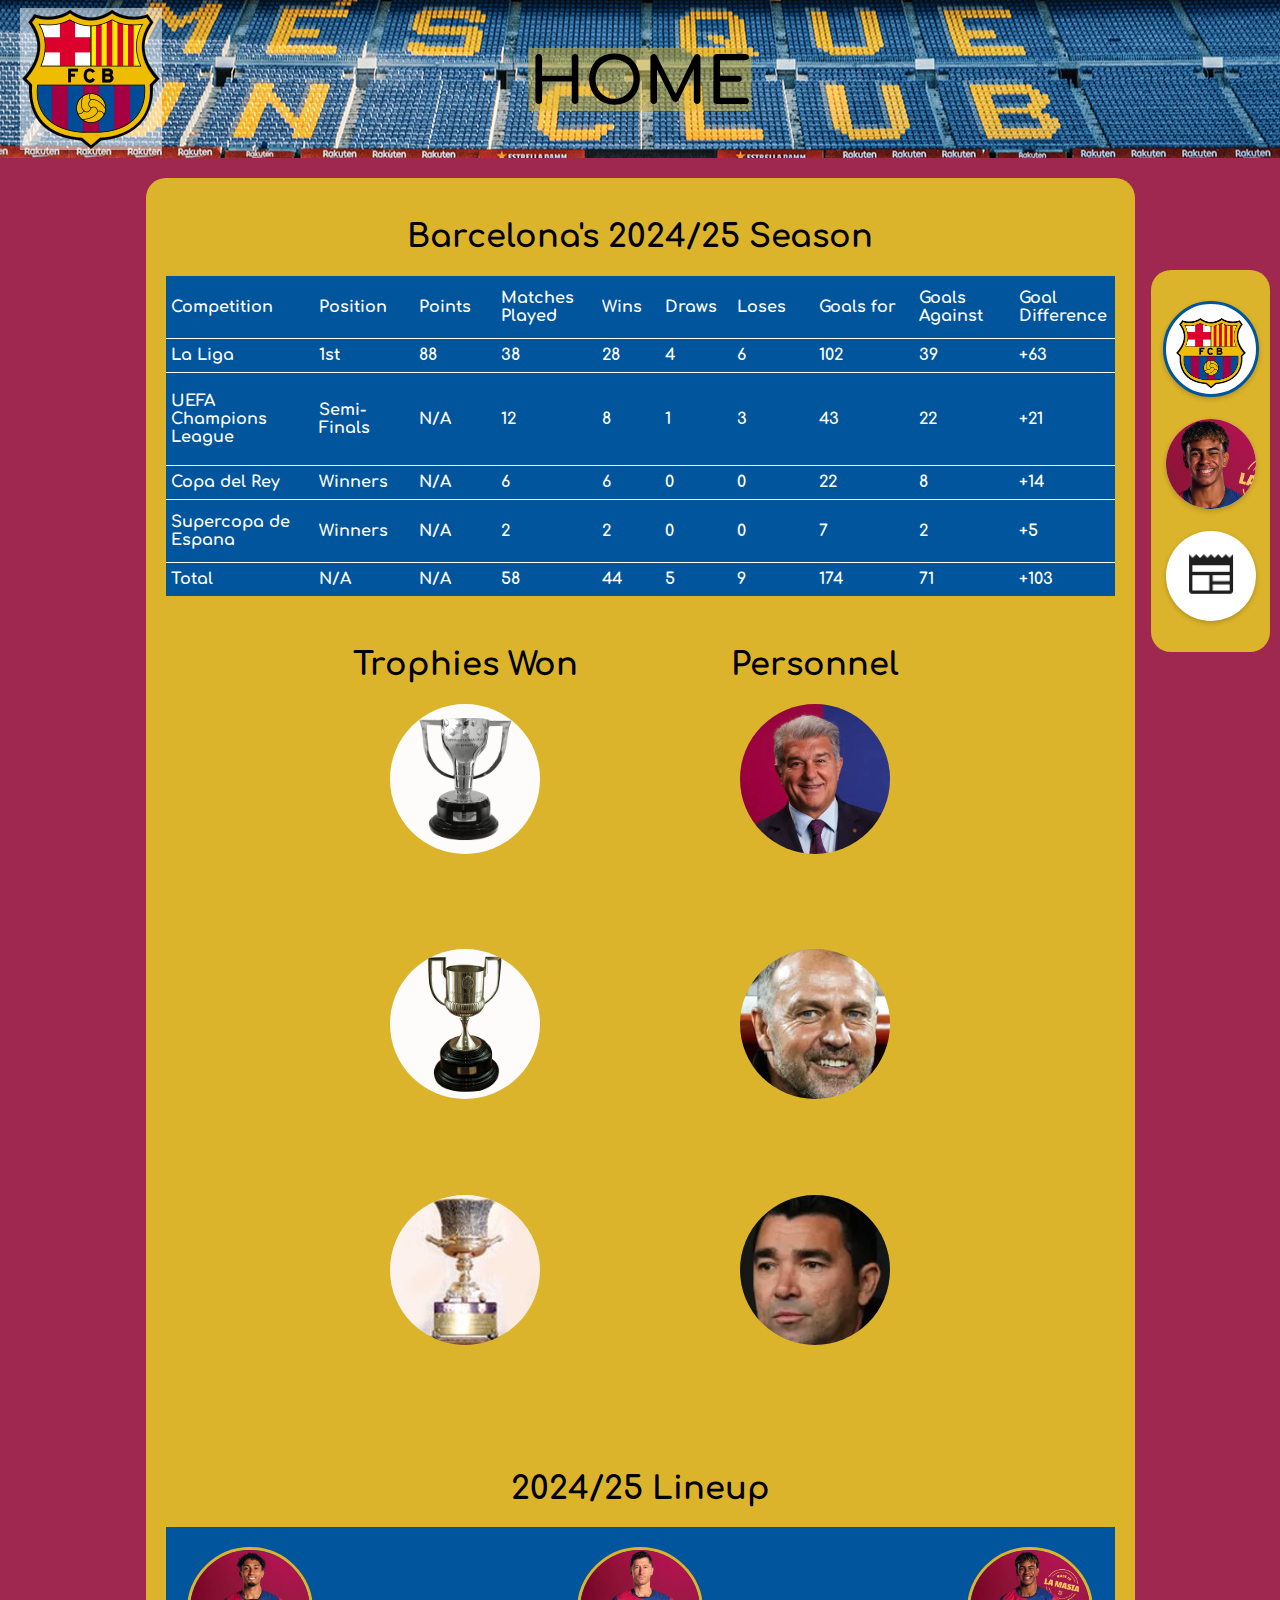
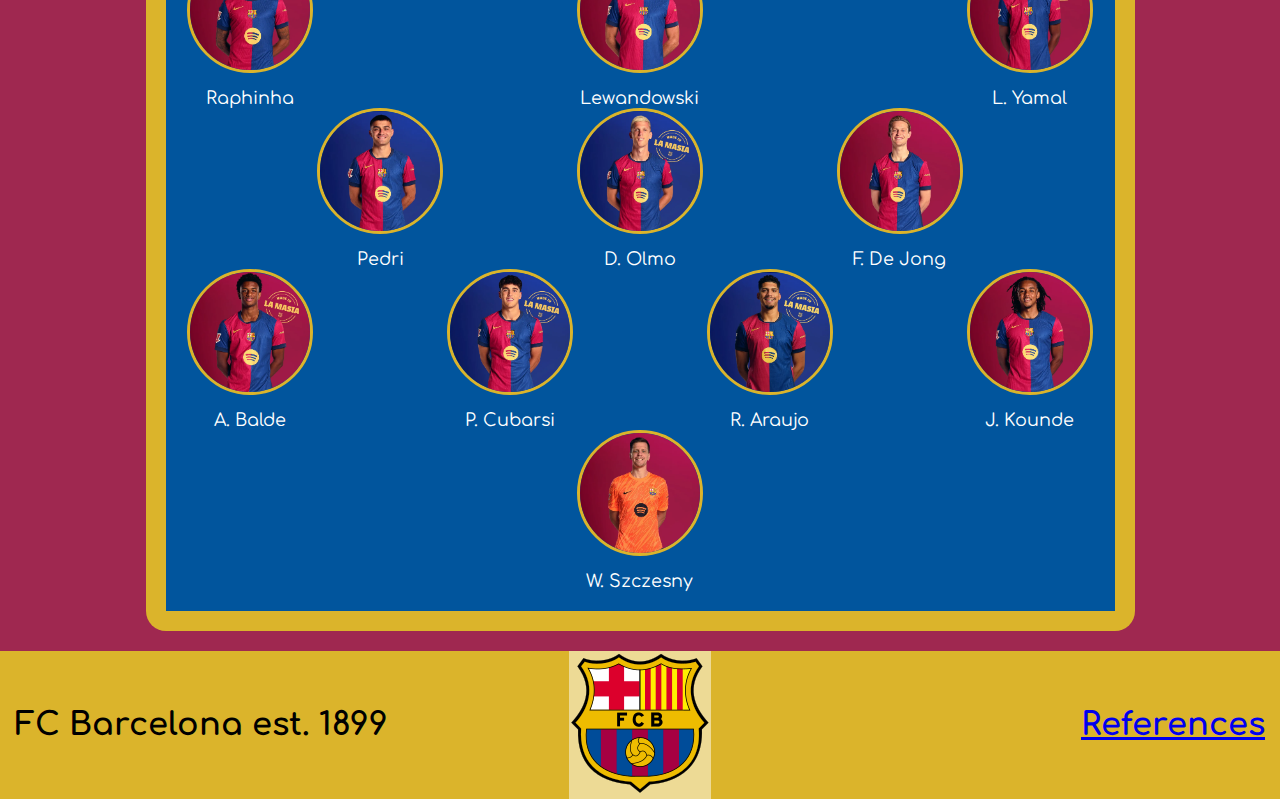
<file: index.html>
<!doctype html>
<html lang="em">
<head>
<meta charset="utf-8">
<meta name="viewport" content="width=device-width">
<title>Barcelona's 2024/25 Season</title>
<link href="style.css" rel="stylesheet" />
</head>
<body>
    <header>
        <div class="box">
            <img src="images/FC_Barcelona_Logo.png">
        </div>
        <h1 class="title">HOME</h1>
    </header>
    <nav>
        <div class="active">   
            <a href="index.html"><img src="images/FC_Barcelona_Logo.png"></a>
        </div>
        <div>
            <a href="content.html"><img src="images/Lamine.webp"></a>
        </div>
        <div>
            <a href="news.html"><img src="images/NewsIcon.png"></a>
        </div>
    </nav>
    <main>
        <h1>Barcelona's 2024/25 Season</h1>
        <table>
            <tr>
                <th>Competition</th>
                <th>Position</th>
                <th>Points</th>
                <th>Matches Played</th>
                <th>Wins</th>
                <th>Draws</th>
                <th>Loses</th>
                <th>Goals for</th>
                <th>Goals Against</th>
                <th>Goal Difference</th>
            </tr>
            <tr>
                <th>La Liga</th>
                <th>1st</th>
                <th>88</th>
                <th>38</th>
                <th>28</th>
                <th>4</th>
                <th>6</th>
                <th>102</th>
                <th>39</th>
                <th>+63</th>
            </tr>
            <tr>
                <th>UEFA Champions League</th>
                <th>Semi-Finals</th>
                <th>N/A</th>
                <th>12</th>
                <th>8</th>
                <th>1</th>
                <th>3</th>
                <th>43</th>
                <th>22</th>
                <th>+21</th>
            </tr>
            <tr>
                <th>Copa del Rey</th>
                <th>Winners</th>
                <th>N/A</th>
                <th>6</th>
                <th>6</th>
                <th>0</th>
                <th>0</th>
                <th>22</th>
                <th>8</th>
                <th>+14</th>
            </tr>
            <tr>
                <th>Supercopa de Espana</th>
                <th>Winners</th>
                <th>N/A</th>
                <th>2</th>
                <th>2</th>
                <th>0</th>
                <th>0</th>
                <th>7</th>
                <th>2</th>
                <th>+5</th>
            </tr>
            <tr>
                <th>Total</th>
                <th>N/A</th>
                <th>N/A</th>
                <th>58</th>
                <th>44</th>
                <th>5</th>
                <th>9</th>
                <th>174</th>
                <th>71</th>
                <th>+103</th>
            </tr>
        </table>
        <div class="two-column-section">
            <div class="column">
                <div class="trophy">
                    <h1>Trophies Won</h1>
                    <div class="circular-item">
                        <img src="images/la-liga.png">
                        <p>The club's 28th La Liga</p>
                    </div>
                    <div class="circular-item">
                        <img src="images/Copa.png">
                        <p>Club's 32nd Copa del Rey</p>
                    </div>
                    <div class="circular-item">
                        <img src="images/Supercopa.jpg">
                        <p>The club's 15th Supercopa</p>
                    </div>
                </div>
            </div>
    
             <div class="column">
                <div class="staff">
                    <h1>Personnel</h1>
                    <div class="circular-item">
                        <img src="images/Laporta.webp">
                        <p>President Joan Laporta</p>
                    </div>
                    <div class="circular-item">
                        <img src="images/hansi.webp">
                        <p>Head Coach Hansi Flick</p>
                    </div>
                    <div class="circular-item">
                        <img src="images/deco.webp">
                        <p>Sporting Director Deco</p>
                    </div>
                </div>
            </div>
        </div>
        <h1>2024/25 Lineup</h1>
        <div class="lineup">
            <div class="p1">
                <img src="images/Raphinha.webp">
                <p>Raphinha</p>                
            </div>
            <div class="p2">
                <img src="images/Lewandowski.webp">
                <p>Lewandowski</p>
            </div>
            <div class="p3">
                <img src="images/Lamine.webp">
                <p>L. Yamal</p>
            </div>          
            <div class="p4">
                <img src="images/Pedri.webp">
                <p>Pedri</p>
            </div>
            <div class="p5">
                <img src="images/Olmo.webp">
                <p>D. Olmo</p>
            </div>
            <div class="p6">
                <img src="images/De_Jong.webp">
                <p>F. De Jong</p>
            </div>
            <div class="p7">
                <img src="images/Balde.webp">
                <p>A. Balde</p>
            </div>
            <div class="p8">
                <img src="images/Cubarsi.webp">
                <p>P. Cubarsi</p>
            </div>
            <div class="p9">
                <img src="images/Araujo.webp">
                <p>R. Araujo</p>
            </div>
            <div class="p10">
                <img src="images/Kounde.webp">
                <p>J. Kounde</p>
            </div>
            <div class="p11">
                <img src="images/Szczesny.webp">
                <p>W. Szczesny</p>
            </div>
        </div>
    </main>
    <footer>
        <h1>FC Barcelona est. 1899</h1>
        <div class="fbox">
            <img src="images/FC_Barcelona_Logo.png">
        </div>
        <a href="references.html"><h1>References</h1></a>
    </footer>
</body>
</html>
</file>
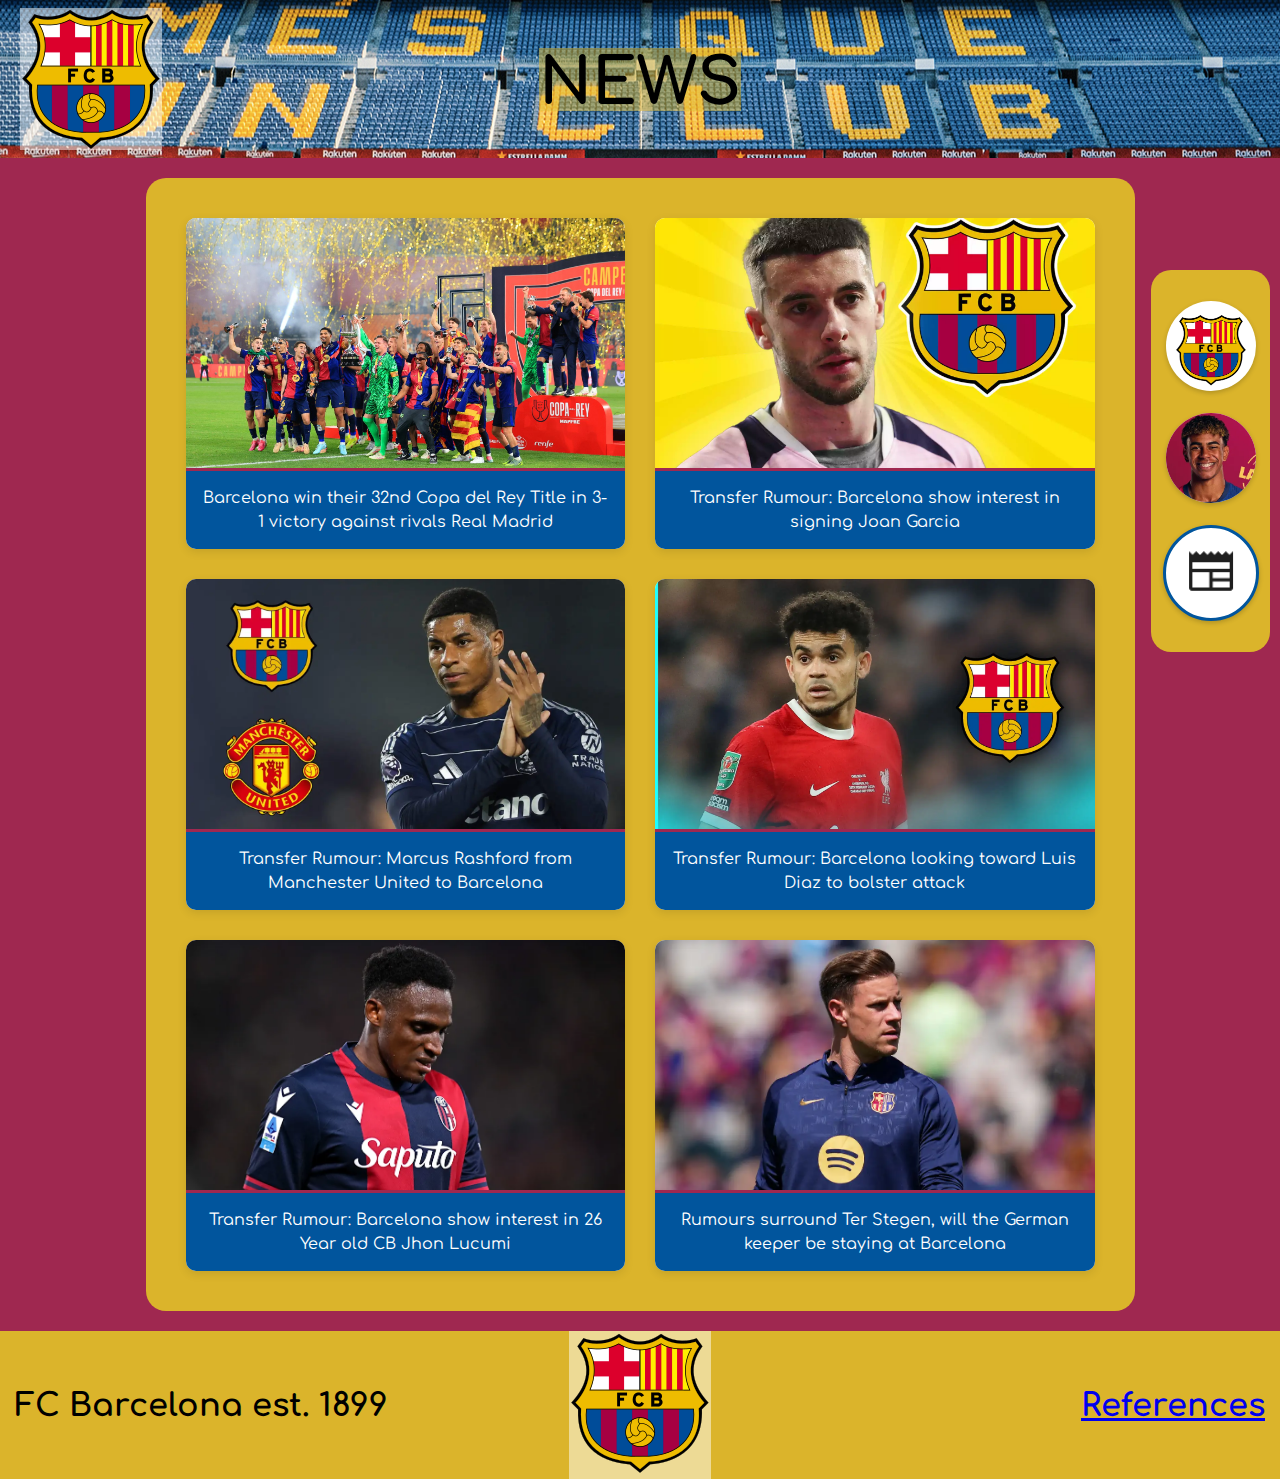
<file: news.html>
<!doctype html>
<html lang="em">
<head>
<meta charset="utf-8">
<meta name="viewport" content="width=device-width">
<title>Barcelona's 2024/25 Season</title>
<link href="style.css" rel="stylesheet" />
</head>
<body>
    <header>
        <div class="box">
            <img src="images/FC_Barcelona_Logo.png">
        </div>
        <h1 class="title">NEWS</h1>
    </header>
    <nav>
        <div>   
            <a href="index.html"><img src="images/FC_Barcelona_Logo.png"></a>
        </div>
        <div>
            <a href="content.html"><img src="images/Lamine.webp"></a>
        </div>
        <div class="active">
            <a href="news.html"><img src="images/NewsIcon.png"></a>
        </div>
    </nav>
    <main>
        <div class="news">
            <div class="article">
                <img src="images/BarcelonaWinners.jpg">
                <div class="story">
                    <p>Barcelona win their 32nd Copa del Rey Title in 3-1 victory against rivals Real Madrid</p>
                </div>
            </div>
            <div class="article">
                <img src="images/Gk.webp">
                <div class="story">
                    <p>Transfer Rumour: Barcelona show interest in signing Joan Garcia</p>
                </div>
            </div>
            <div class="article">
                <img src="images/Rashford.webp">
                <div class="story">
                    <p>Transfer Rumour: Marcus Rashford from Manchester United to Barcelona</p>
                </div>
            </div>
            <div class="article">
                <img src="images/Diaz.webp">
                <div class="story">
                    <p>Transfer Rumour: Barcelona looking toward Luis Diaz to bolster attack</p>
                </div>
            </div>
            <div class="article">
                <img src="images/lucumi.webp">
                <div class="story">
                    <p>Transfer Rumour: Barcelona show interest in 26 Year old CB Jhon Lucumi</p>
                </div>
            </div>
            <div class="article">
                <img src="images/Stay.webp">
                <div class="story">
                    <p>Rumours surround Ter Stegen, will the German keeper be staying at Barcelona</p>
                </div>
            </div>
        </div>
    </main>
    <footer>
        <h1>FC Barcelona est. 1899</h1>
        <div class="fbox">
            <img src="images/FC_Barcelona_Logo.png">
        </div>
        <a href="references.html"><h1>References</h1></a>
    </footer>
</body>
</html>
</file>
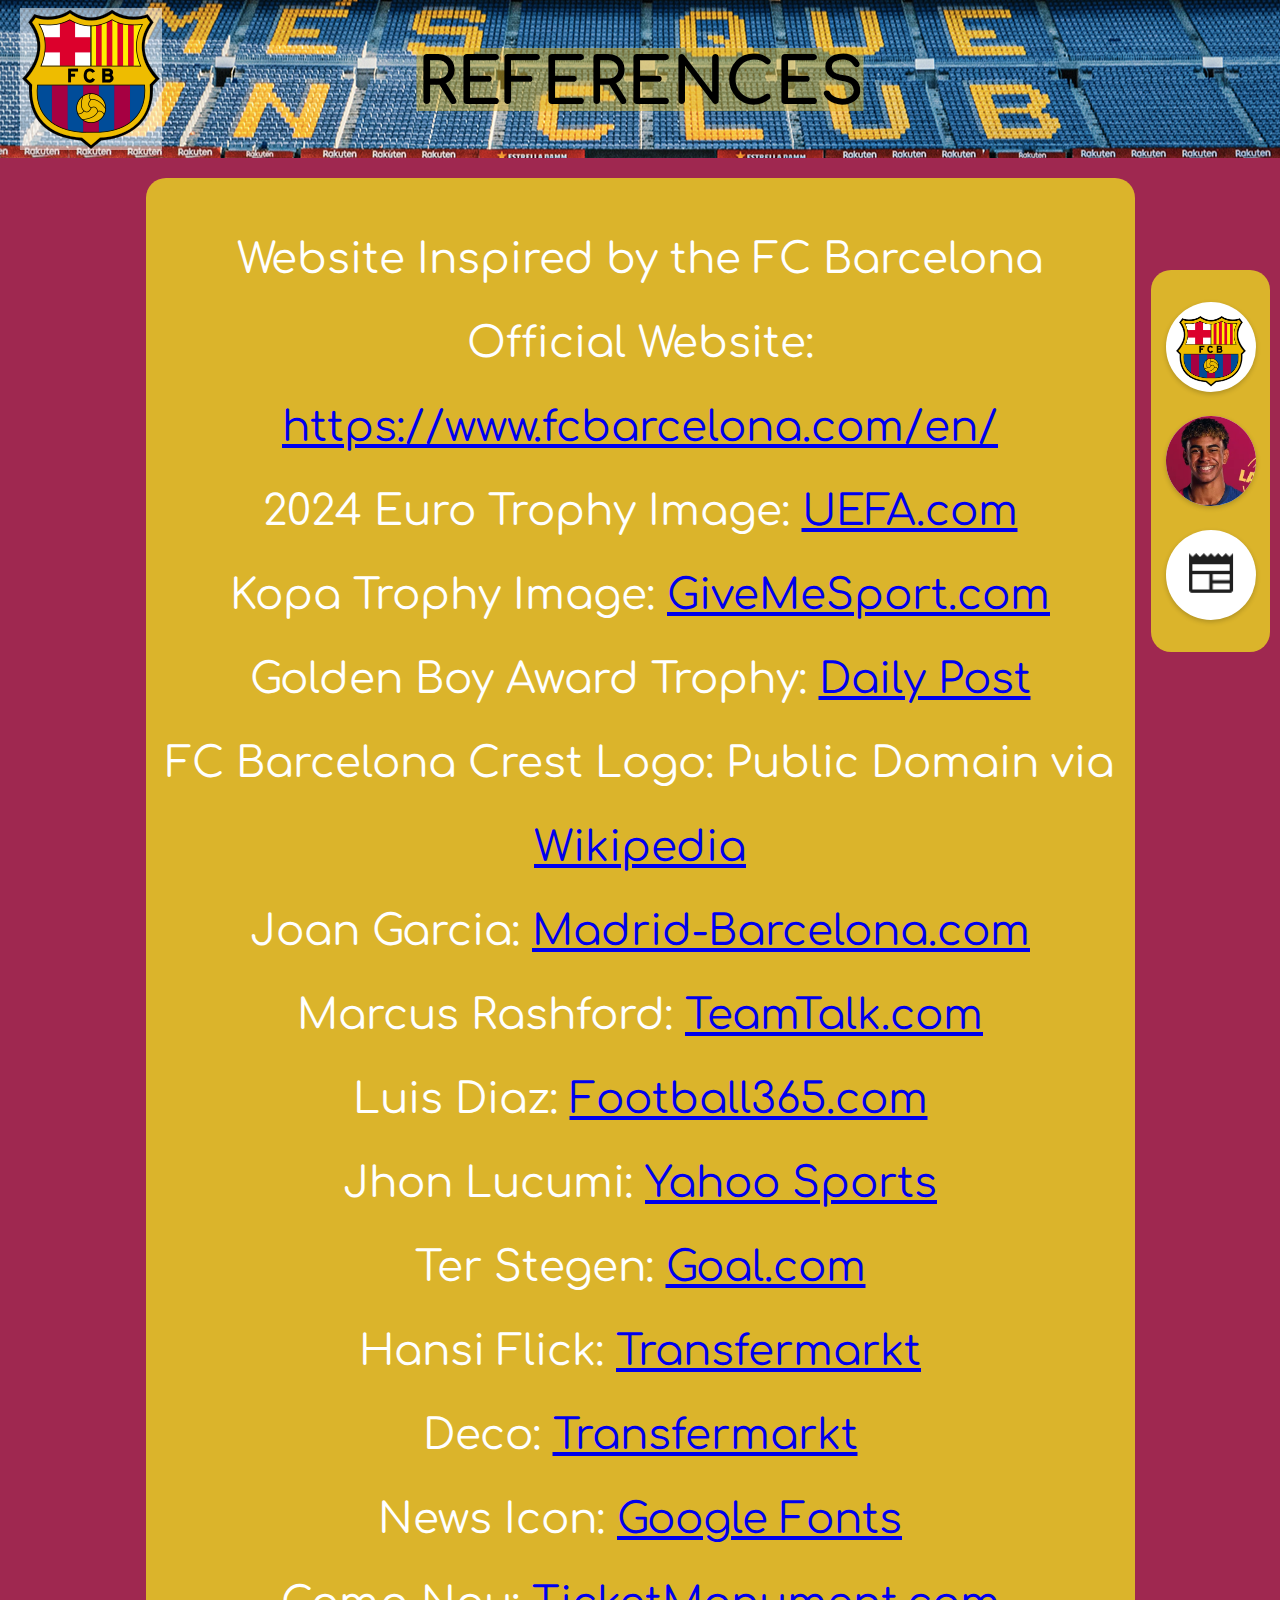
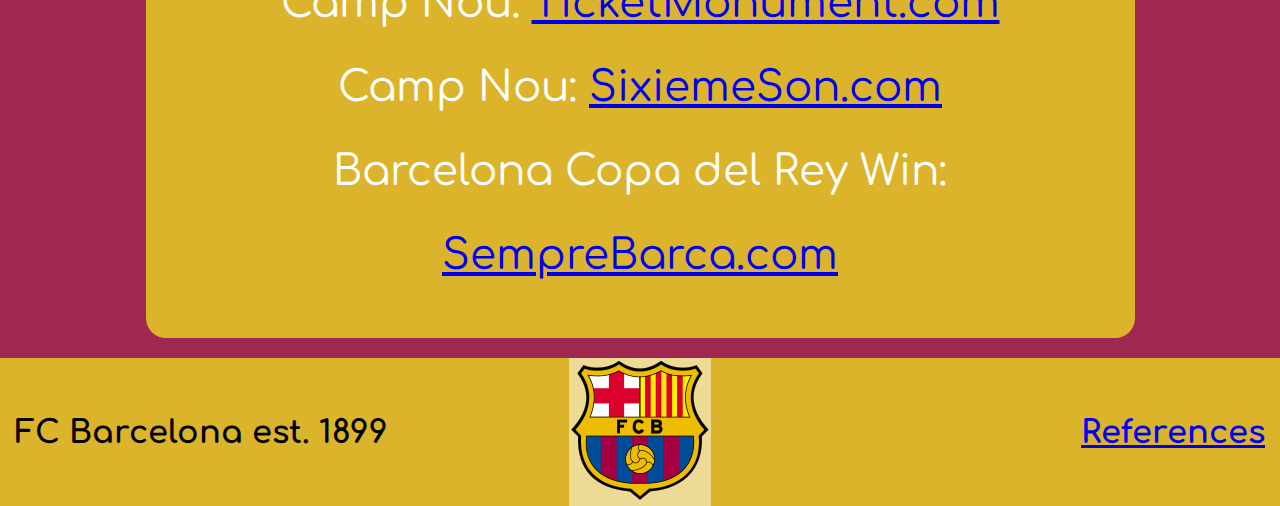
<file: references.html>
<!doctype html>
<html lang="em">
<head>
<meta charset="utf-8">
<meta name="viewport" content="width=device-width">
<title>Barcelona's 2024/25 Season</title>
<link href="style.css" rel="stylesheet" />
</head>
<body>
    <header>
        <div class="box">
            <img src="images/FC_Barcelona_Logo.png">
        </div>
        <h1 class="title">REFERENCES</h1>
    </header>
    <nav>
        <div>   
            <a href="index.html"><img src="images/FC_Barcelona_Logo.png"></a>
        </div>
        <div>
            <a href="content.html"><img src="images/Lamine.webp"></a>
        </div>
        <div>
            <a href="news.html"><img src="images/NewsIcon.png"></a>
        </div>
    </nav>
    <main>
        <ul class="ref">
        <li>Website Inspired by the FC Barcelona Official Website: <a href="https://www.fcbarcelona.com/en/" target="_blank">https://www.fcbarcelona.com/en/</a></li>
        
        <li>2024 Euro Trophy Image: <a href="https://www.uefa.com/euro2024/news/0258-0e51de1a172f-12472925ce41-1000--the-euro-trophy-the-biggest-prize-on-offer-in-2024/" target="_blank">UEFA.com</a></li>
        
        <li>Kopa Trophy Image: <a href="https://www.givemesport.com/kopa-trophy-award-explained-history-previous-winners/" target="_blank">GiveMeSport.com</a></li>
        
        <li>Golden Boy Award Trophy: <a href="https://dailypost.ng/2024/10/17/2024-golden-boy-award-list-of-20-nominees-released/" target="_blank">Daily Post</a></li>
        
        <li>FC Barcelona Crest Logo: Public Domain via <a href="https://en.wikipedia.org/w/index.php?curid=17178745" target="_blank">Wikipedia</a></li>
        
        <li>Joan Garcia: <a href="https://madrid-barcelona.com/en/fc-barcelona/official-laporta-finalizes-joan-garcias-signing-and-finds-a-destination-for-ter-stegen" target="_blank">Madrid-Barcelona.com</a></li>
        
        <li>Marcus Rashford: <a href="https://www.teamtalk.com/manchester-united/man-utd-transfer-news-marcus-rashford-swap-elite-barcelona-star" target="_blank">TeamTalk.com</a></li>
        
        <li>Luis Diaz: <a href="https://www.football365.com/news/liverpool-insider-claims-barcelona-transfer-not-possible-eye-watering-price-tag-emerges" target="_blank">Football365.com</a></li>
        
        <li>Jhon Lucumi: <a href="https://sports.yahoo.com/article/barcelona-send-scouts-monitor-bologna-181500314.html" target="_blank">Yahoo Sports</a></li>
        
        <li>Ter Stegen: <a href="https://www.goal.com/en-au/lists/marc-andre-ter-stegen-stay-barcelona-sporting-director-breaks-silence-future-exit-rumours-hint-potential-successor/blt62e61b86f6261229" target="_blank">Goal.com</a></li>
        
        <li>Hansi Flick: <a href="https://www.transfermarkt.com/hansi-flick/profil/trainer/67" target="_blank">Transfermarkt</a></li>
        
        <li>Deco: <a href="https://www.transfermarkt.com/deco/profil/trainer/98075" target="_blank">Transfermarkt</a></li>
        
        <li>News Icon: <a href="https://fonts.google.com/icons" target="_blank">Google Fonts</a></li>
        
        <li>Camp Nou: <a href="https://www.ticketmonument.com/en/camp-nou-ticket/" target="_blank">TicketMonument.com</a></li>
        
        <li>Camp Nou: <a href="https://www.sixiemeson.com/news/fc-barcelona-mes-que-un-club/" target="_blank">SixiemeSon.com</a></li>
        
        <li>Barcelona Copa del Rey Win: <a href="https://semprebarca.com/barcelona-crowned-2025-copa-del-rey-champions-after-3-2-win-over-real-madrid/" target="_blank">SempreBarca.com</a></li>
    </ul>
    </main>
    <footer>
        <h1>FC Barcelona est. 1899</h1>
        <div class="fbox">
            <img src="images/FC_Barcelona_Logo.png">
        </div>
        <a href="references.html"><h1>References</h1></a>
    </footer>
</body>
</html>
</file>
<file: style.css>
@import url('https://fonts.googleapis.com/css2?family=Comfortaa:wght@300;400;500;600;700&display=swap');

body {
    font-family: 'Comfortaa', sans-serif;
    background-color: #9F2850;
    margin: 0;
}

header {
    background-image: url(images/Stadium.jpg);
    background-position: 50% 41%;
    display: flex;
    height: 158px;
    align-items: center;
    padding: 0 20px;
}

.box {
    display: flex;
    align-items: center;
    height: 90%;
    background-color: rgba(255, 255, 255, 0.5);
}

.title {
    background-color: rgba(219, 180, 43, 50%);
    height: 63px;
    position: absolute;
    font-size: 64px;
    left: 50%;
    transform: translateX(-50%);
    text-align: center;
    width: max-content;
}

nav {
    position: fixed;
    right: 10px;
    top: 30%;
    width: 119px;
    height: 342px;
    background-color: #DBB42B;
    border-radius: 20px;
    padding: 20px 0;
    display: flex;
    flex-direction: column;
    justify-content: space-around;
    align-items: center;
    z-index: 2;
}

nav div {
    width: 90px;
    height: 90px;
    border-radius: 50%;
    background-color: white;
    display: flex;
    justify-content: center;
    align-items: center;
    box-shadow: 0 2px 5px rgba(0,0,0,0.2);
    overflow: hidden;
}

nav img {
    width: 100%;
    height: 100%;
    object-fit: cover;
}

nav div:first-child img {
    object-position: center;
    padding-top: 15px;
    transform: scale(0.8);
}

nav div:nth-child(2) img {
    object-position: center;
    padding-top: 35px;
    transform: scale(4.2);
}

nav div:last-child img {
    object-position: center;
    transform: scale(1.1);
}

.active {
    border: #01559D solid;
}

nav div:first-child img:hover {
    transform: scale(0.9);
}

nav div:nth-child(2) img:hover {
    transform: scale(4.8);
}

nav div:last-child img:hover {
    transform: scale(1.4);
}

main {
    width: 989px;
    margin: 0 auto;
    margin-top: 20px;
    margin-bottom: 20px;
    padding: 20px;
    background-color: #DBB42B;
    box-sizing: border-box;
    border-radius: 20px;
    text-align: center;
}

table {
    background-color: #01559D;
    width: 921px;
    height: 320px;
    text-align: left;
    border-collapse: collapse;
    table-layout: fixed;
    width: 100%;
    color: white;
}

th:nth-child(1), td:nth-child(1) {
    width: 15%;
}

th:nth-child(3), td:nth-child(3) {
    width: 8%;
}

th:nth-child(4), td:nth-child(4) {
    width: 10%;
}

th:nth-child(5), td:nth-child(5) {
    width: 6%;
}

th:nth-child(6), td:nth-child(6) {
    width: 7%;
}

th:nth-child(7), td:nth-child(7) {
    width: 8%;
}

th {
    white-space: normal;
    padding-left: 5px;
}

tr {
    border-bottom: 1px solid;
}

tr:last-child {
    border-bottom: none;
}

.two-column-section {
    display: flex;
    justify-content: center;
    margin: 30px auto;
    max-width: 700px;
}

.column {
    flex: 1;
}

.circular-item {
    display: flex;
    flex-direction: column;
    align-items: center;
    margin: 20px 0;
}

.circular-item img {
    width: 150px;
    height: 150px;
    border-radius: 50%;
    object-fit: cover;
    margin-bottom: 10px;
    z-index: 2;
}

.circular-item p {
    text-align: center;
    font-size: 1.1em;
    margin-top: 8px;
    max-width: 137px;
    opacity: 0;
    transition: opacity 0.3s ease;
}

.circular-item:hover p {
    opacity: 1;
}

.lineup {
    display: grid;
    background-color: #01559D;
    grid-template-columns: repeat(7, 1fr);
    padding: 20px; 
    justify-items: center;
    color: white;
}

.lineup div {
    display: flex;
    flex-direction: column;
    align-items: center;
}

.lineup img {
    width: 120px;
    height: 120px;
    border-radius: 50%;
    object-fit: cover;
    border: 3px solid #DBB42B;
    margin-bottom: 10px;
}

.lineup p {
    color: white;
    font-size: 1.1em;
    margin: 5px 0 0;
    text-align: center;
    max-width: 150px;
}

.p1 {
    grid-row: 2;
    grid-column: 1;
}
.p2 {
    grid-row: 2;
    grid-column: 4;
}
.p3 {
    grid-row: 2;
    grid-column: 7;
}
.p4 {
    grid-row: 3;
    grid-column: 2;
}
.p5 {
    grid-row: 3;
    grid-column: 4;
}
.p6 {
    grid-row: 3;
    grid-column: 6;
}
.p7 {
    grid-row: 4;
    grid-column: 1;
}
.p8 {
    grid-row: 4;
    grid-column: 3;
}
.p9 {
    grid-row: 4;
    grid-column: 5;
}
.p10 {
    grid-row: 4;
    grid-column: 7;
}
.p11 {
    grid-row: 5;
    grid-column: 4;
}

.container {
    margin: 0;
    position: relative;
    width: 100%;
    height: 700px;
    background-color: #01559D;
    overflow: hidden;
    z-index: 1;
}

.container h1 {
    color: white;
    font-size: 64px;
    margin: 0;
    text-align: center;
    padding-top: 20px;
    width: 100%;
}

.stats {
    position: absolute;
    left: 300px;
    top: 150px;
    width: 500px;
}

.container img {
    position: absolute;
    right: 20%;
    bottom: 0;
    height: 80%;
    width: 500px;
    object-fit: cover;
    object-position: center;
    transform: translateX(20%);
}

ul {
    list-style: none;
    color: white;
    padding: 0;
    margin: 20px 0;
    width: auto;
}

.heading {
    font-size: 56px;
    color: white;
}

li {
    font-size: 42px;
    line-height: 2;
}

.content {
    width: 989px;
    margin: 0 auto;
    margin-top: 0;
    margin-bottom: 20px;
    padding: 20px;
    background-color: #DBB42B;
    box-sizing: border-box;
    border-radius: 20px;
    text-align: center;
}

.yamal {
    display: flex;
    text-align: left;
    gap: 20px;
    
}

.yamal img {
    width: 500px;
    border-radius: 10px;
}

.yamal p {
    font-size: 18px;
    letter-spacing: 1px;
    line-height: 22px;
    text-align: justify;
}

.awardT {
    text-align: center;
    margin-bottom: 30px;
}

.awardT h1, .awardT h2 {
    width: 100%;
}

/* Team awards grid */
.team-awards {
    display: flex;
    justify-content: center;
    gap: 30px;
    margin: 30px 0;
}

/* Individual awards grid */
.individual-awards {
    display: flex;
    justify-content: center;
    gap: 30px;
    margin: 30px 0;
}

/* Circular award items */
.award-item {
    display: flex;
    flex-direction: column;
    align-items: center;
    width: 150px;
}

.award-item img {
    width: 120px;
    height: 120px;
    border-radius: 50%;
    object-fit: cover;
    margin-bottom: 10px;
}

.award-item p {
    text-align: center;
    font-size: 1em;
    margin: 0;
}

/* News section styles */
.news {
    display: grid;
    grid-template-columns: repeat(2, 1fr); /* 2 columns */
    gap: 30px; /* Space between articles */
    max-width: 1000px;
    margin: 0 auto;
    padding: 20px;
}

.article {
    display: flex;
    flex-direction: column;
    background: white;
    border-radius: 10px;
    overflow: hidden;
    box-shadow: 0 3px 10px rgba(0,0,0,0.1);
    transition: transform 0.3s ease;
}

.article:hover {
    transform: translateY(-5px);
}

.article img {
    width: 100%;
    height: 250px;
    object-fit: cover;
    border-bottom: 3px solid #9F2850; /* Barcelona accent color */
}

.story {
    padding: 15px;
    background: #01559D;
    flex-grow: 1;
}

.story p {
    margin: 0;
    font-size: 16px;
    line-height: 1.5;
    color: white;
}

.ref {
    font-size: 20px;
}

footer {
    display: grid;
    grid-template-columns: 1fr auto 1fr;
    align-items: center;
    background-color: #DBB42B;
}

footer h1 {
    text-align: left;
    justify-self: start;
    padding-left: 15px;
}

footer img {
    justify-self: center;
}

footer div {
    height: 100%;
    background-color: rgba(255, 255, 255, 0.5);
}

footer a {
    text-align: right;
    justify-self: end;
    padding-right: 15px;
}
</file>
